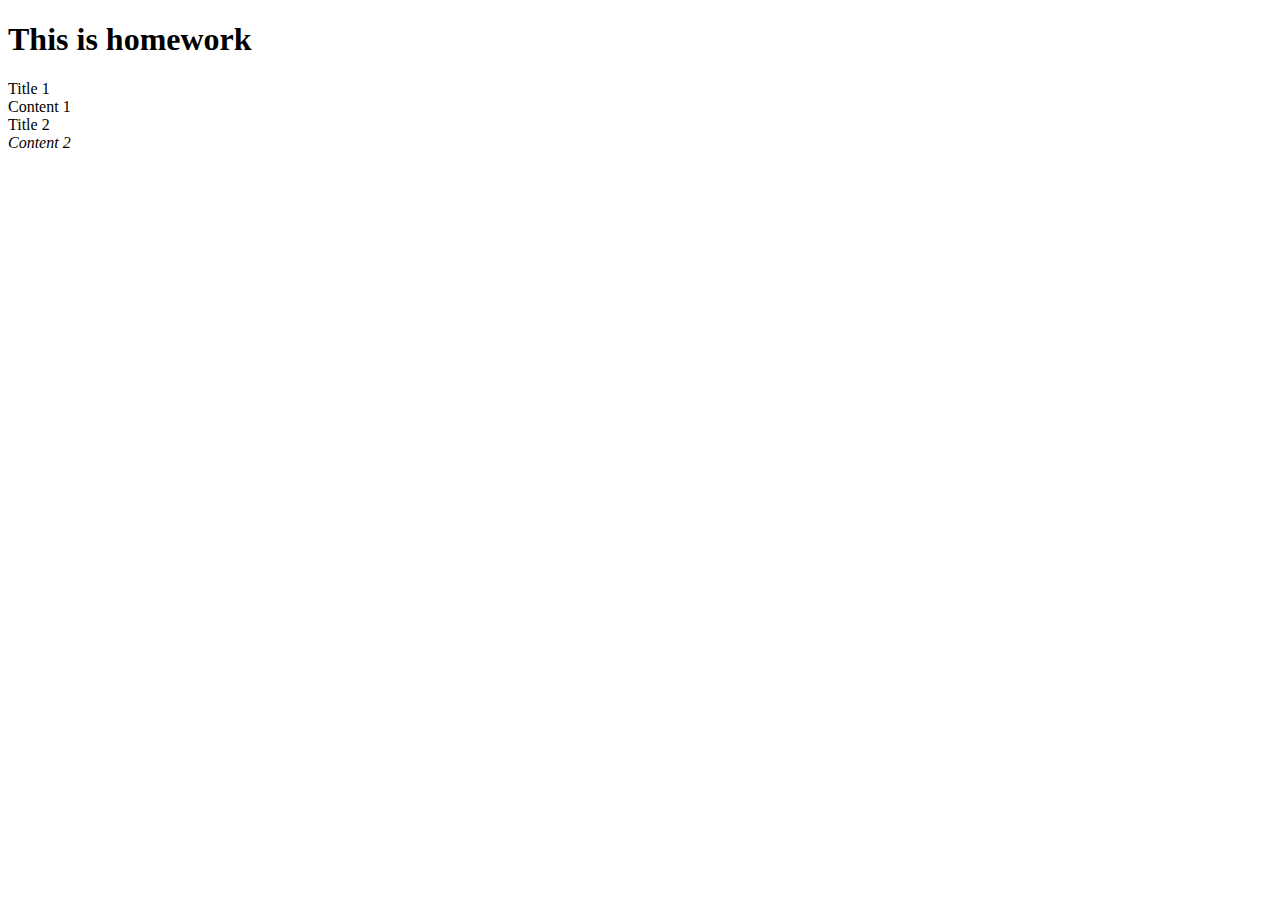
<file: EX2-EX6/Index.html>
<!DOCTYPE html>
<html lang="en">
<head>
    <meta charset="UTF-8">
    <meta http-equiv="X-UA-Compatible" content="IE=edge">
    <meta name="viewport" content="width=device-width, initial-scale=1.0">
    <title>Document</title>
    <link rel="stylesheet" href="HW.css">
</head>
<body>
    <h1>This is homework</h1>
   <!-- BÀI 2
    <div>I'm div</div>
    <div>
    <p>I'm p</p>
    </div>-->

    <!-- BÀI 3
    <div id="div1">
        <h1>I'm Mr.Black</h1>
      </div>
      <div id="div2">
        <h1>I'm Mrs.Blue</h1>
      </div>
      -->
   
     <!--
       BÀI 4
      <a class="color" href="https://www.google.com target" target="_blank">This is link google</a><BR >
      <a href="https://www.w3schools.com">This is link w3schools</a>
      -->
       
       <!--
         BÀI 5
       <ul>
         <li>Táo</li>
         <li>Cam</li>
         <li>Đào</li>
        </ul>
        <ol>
         <li>Toán</li>
         <li>Lý</li>
         <li>Hóa</li>
        </ol>
      -->
      <div class="item">
        <span>Title 1</span>
        <div>
        <span>Content 1</span>
        <div>
        </div>
        <div class="item">
          <span>Title 2</span>
          <div>
          <span>Content 2</span>
          </div>
          </div>
         
        
      


 

</body>
</html>
</file>
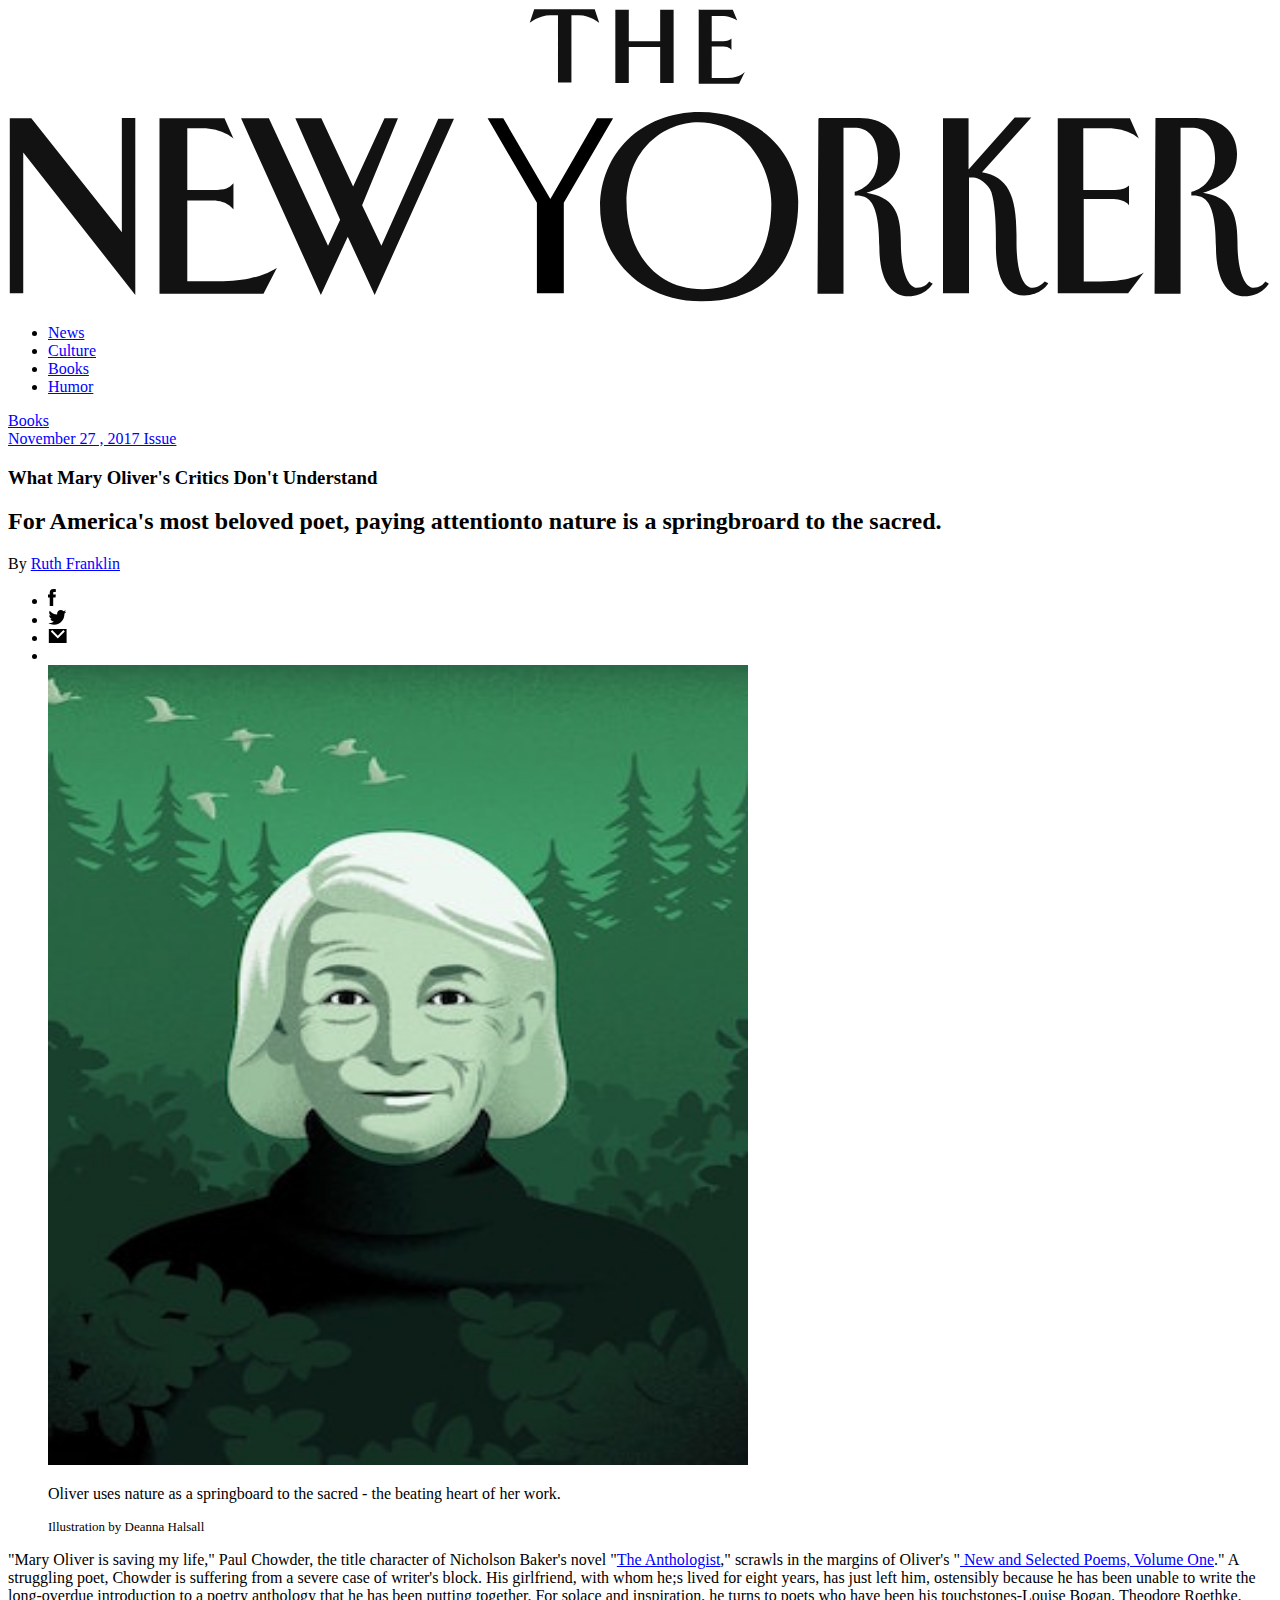
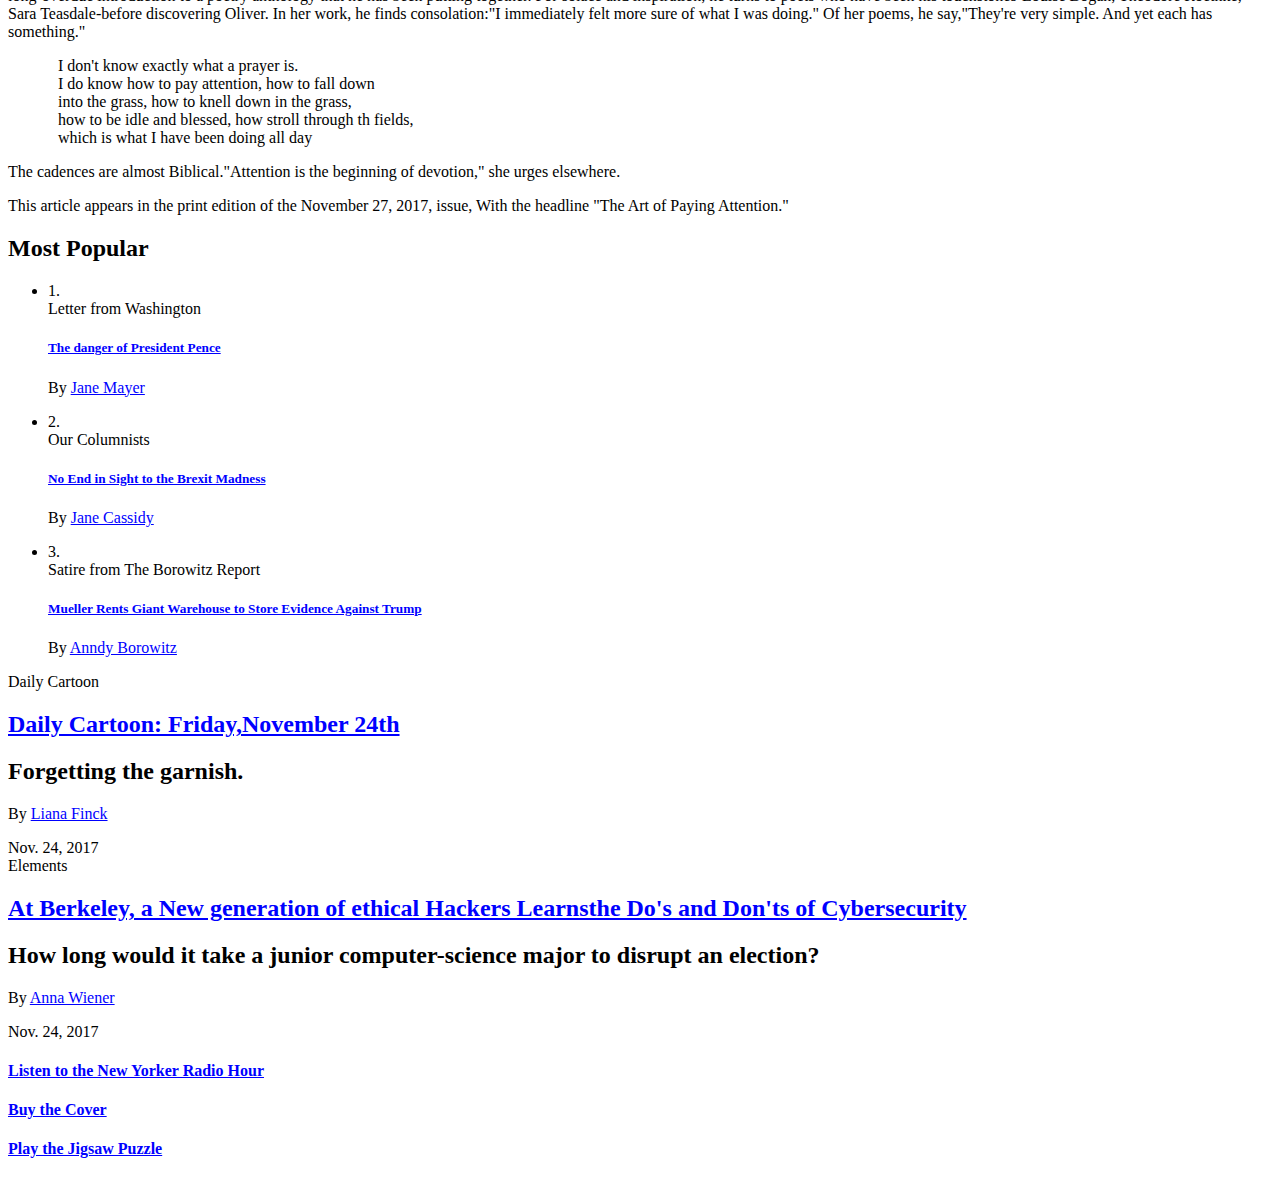
<file: EX7/index.html>
<!DOCTYPE html>
<html lang="en">
<head>
    <meta charset="UTF-8">
    <meta http-equiv="X-UA-Compatible" content="IE=edge">
    <meta name="viewport" content="width=device-width, initial-scale=1.0">
    <title>Document</title>
   <link rel="stylesheet" href="main.css">
</head>
<body>
    <img  src = "logo.svg" alt = " logo " >
    <ul>
        <li><a href="google.com">News</a> </li>
        <li><a href="google.com">Culture</a> </li>
        <li><a href="google.com">Books</a> </li>
        <li><a href="google.com">Humor</a> </li>
    </ul>
     <div>
        <a href="messenger">Books</a>
        <br>
        <a href="messenger">November 27 , 2017 Issue</a>
     </div>
     <h3>What Mary Oliver's Critics Don't Understand</h3>
     <h2>For America's most beloved poet, paying attentionto nature is a springbroard to the sacred.</h2>
     <span>By <a href="#">Ruth Franklin</a></span>
     <ul>
        <li><a href="mesenger"><img src="facebook.svg" alt=""></a></li>
        <li><a href="mesenger"><img src="twitter.svg" alt=""></a></li>
        <li><a href="mesenger"><img src="email.svg" alt=""></a></li>
        <li><br>
            <img src="img.jpg" alt="img" height="800px" width="700px">
            <p>Oliver uses nature as a springboard to the sacred - the beating heart of her work.</p>
            <p class="p1">Illustration by Deanna Halsall</p>
        </li>
    </ul>
    <div>
        <p>"Mary Oliver is saving my life," Paul Chowder, the title character of Nicholson Baker's novel 
            "<a href="$">The Anthologist</a>," scrawls in the margins of Oliver's "<a href="#"> New and 
                Selected Poems, Volume One</a>." A struggling poet, Chowder is suffering from a severe case
            of writer's block. His girlfriend, with whom he;s lived for eight years, has just left him,
            ostensibly because he has been unable to write the long-overdue introduction to a poetry anthology
            that he has been putting together. For solace and inspiration, he turns to poets who have been
                his touchstones-Louise Bogan, Theodore Roethke, Sara Teasdale-before discovering Oliver. In her work,
            he finds consolation:"I immediately felt more sure of what I was doing." Of her poems, he say,"They're
                very simple. And yet each has something."</p>
        <p class="p2">I don't know exactly what a prayer is.<br>I do know how to pay attention, how to fall down<br>
            into the grass, how to knell down in the grass,<br>how to be idle and blessed, how stroll through th 
            fields,<br>which is what I have been doing all day</p>
        <p>The cadences are almost Biblical."Attention is the beginning of devotion," she urges elsewhere.</p>
        <p>This article appears in the print edition of the November 27, 2017, issue, With the headline 
            "The Art of Paying Attention."</p>
            <div>
                <h2>Most Popular</h2>
                <ul>
                    <li>
                        1.<br>Letter from Washington
                        <h5><a href="alo">The danger of President Pence</a></h5>
                        <p>By <a href="alo">Jane Mayer</a></p>
                    </li>
                        <li>
                        2.<br>Our Columnists
                        <h5><a href="alo">No End in Sight to the Brexit Madness</a></h5>
                        <p>By <a href="alo">Jane Cassidy</a></p>
                        </li>
                    <li>
                        3.<br>Satire from The Borowitz Report
                        <h5><a href="alo">Mueller Rents Giant Warehouse to Store Evidence Against Trump</a></h5>
                        <p>By <a href="alo">Anndy Borowitz</a></p>
                     </li>
                    </ul>
              
            </div>
            <div>
                <p>Daily Cartoon</p>
                <h2><a href="alo">Daily Cartoon: Friday,November 24th</a></h2>
                <h2><a href="alo" class="a">Forgetting the garnish.</a></h2>
                <p>By <a href="alo">Liana Finck</a></p>
                <p>Nov. 24, 2017<br>Elements</p>
            </div>
            <div>
                <h2 class="p3">At Berkeley, a New generation of ethical Hackers Learnsthe Do's and Don'ts of Cybersecurity</h2>
                <h2>How long would it take a junior computer-science major to disrupt an election?</h2>
                <p>By <a href="alo">Anna Wiener</a></p>
                <p>Nov. 24, 2017</p>
                <h4><a href="alo">Listen to the New Yorker Radio Hour</a></h4>
                <h4><a href="alo">Buy the Cover</a></h4>
                <h4><a href="alo">Play the Jigsaw Puzzle</a></h4>
            </div>
          
    
</body>
</html>
</file>
<file: EX2-EX6/HW.css>
/* BÀI 2
    div{
    font-size: 3em;
    background: wheat
    }
  */

  /* BÀI 3
    #div1{
    color: black;
        }
        
    #div2{
    color: blue;
        }
*/
/* BÀI 4

.color{
  color:yellow;
}
*/


/*Bài 5
ul li {
  font-weight: bold;
}
*/
.item  {
  font-size:  18 px ;
}

div.item  span:last-child {

font-style : italic;
}
</file>
<file: EX7/main.css>
h2 {
    font-weight: bold;
}
.p1{
    font-size: 13px;
}
.p2{
    padding-left: 50px;
}  
a{
    color: blue;
} 
.a{
    color: black;
    text-decoration: none;
}
.p3{
    color: blue;
    text-decoration-line: underline
}
</file>
